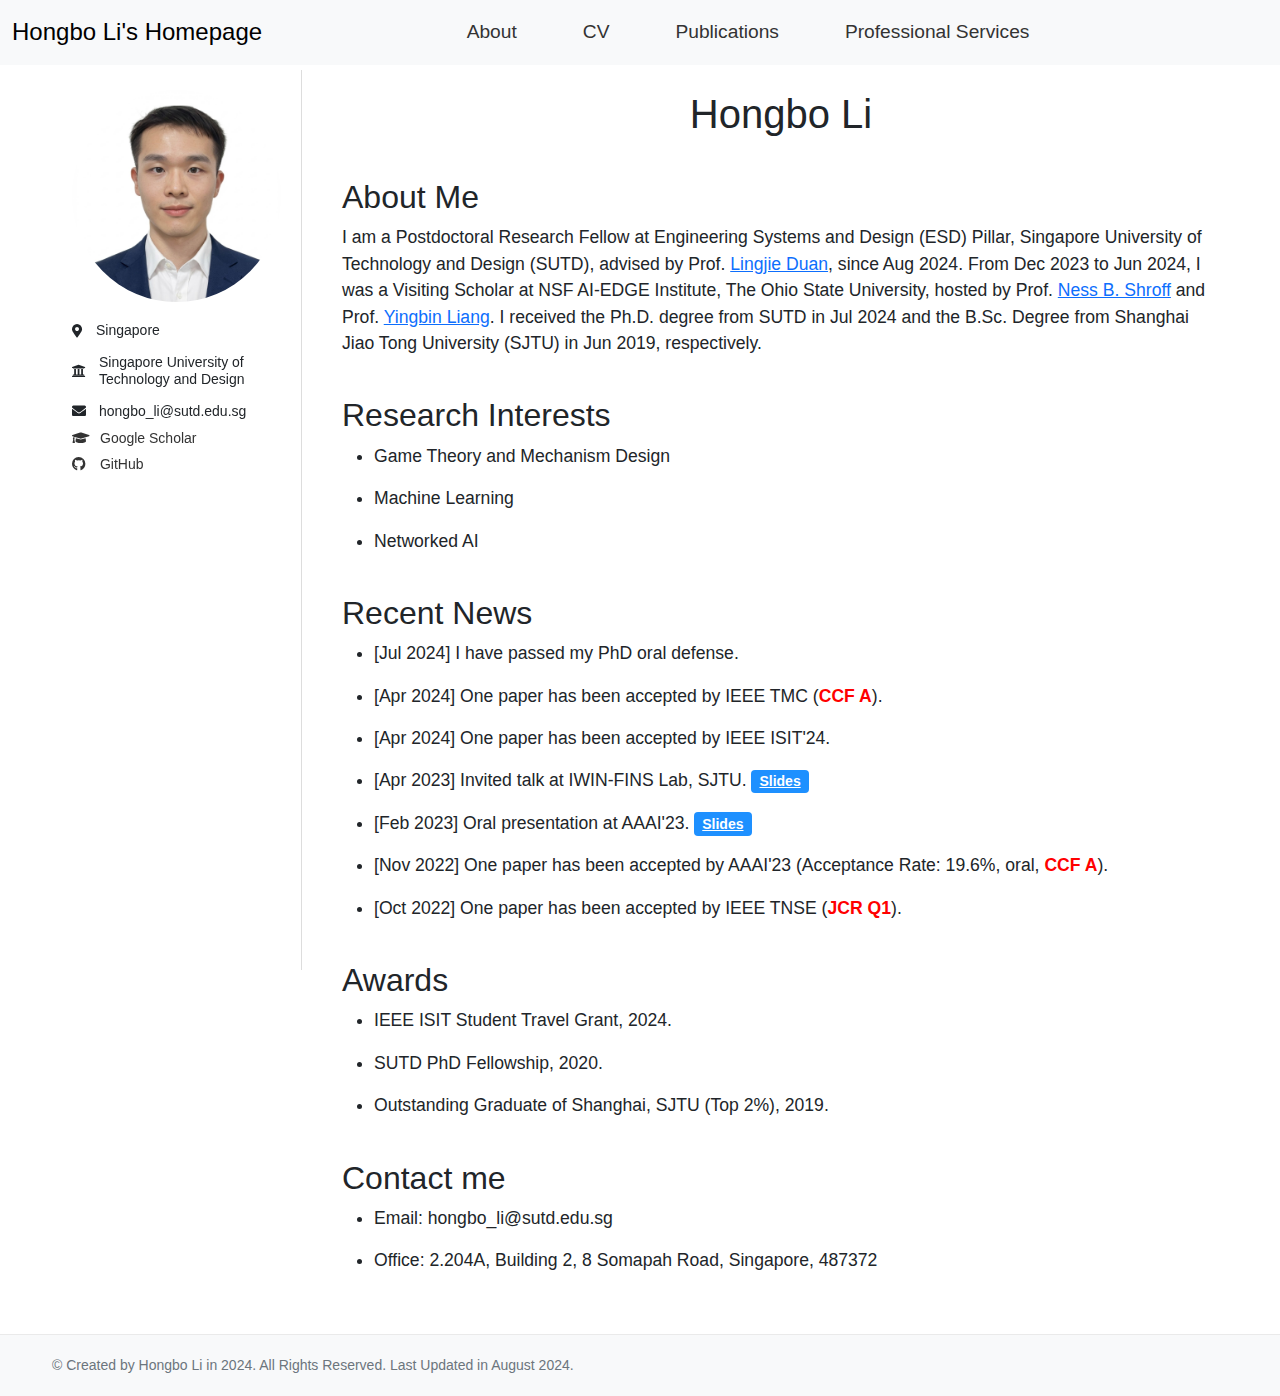
<file: index.html>
<!DOCTYPE html>
<html lang="en">
<head>
    <meta charset="UTF-8">
    <meta name="viewport" content="width=device-width, initial-scale=1.0">
    <title>Hongbo Li</title>
    <link rel="icon" href="https://lihongbo97.github.io/hongbo_resources/Li_logo.png">
    <link rel="shortcut icon" href="https://lihongbo97.github.io/hongbo_resources/Li_logo.png">
    <link rel="stylesheet" href="https://cdnjs.cloudflare.com/ajax/libs/font-awesome/5.15.4/css/all.min.css">
    <link rel="stylesheet" href="https://cdnjs.cloudflare.com/ajax/libs/bootstrap/5.1.3/css/bootstrap.min.css">
    <style>
        body { font-family: Arial, sans-serif; padding-top: 70px;}
        .navbar { margin-bottom: 20px; text-align: center; margin-left: 0; position: fixed;top: 0;width: 100%; z-index: 1000;}
        .navbar-brand { font-size: 1.5rem; }
        .navbar-nav .nav-item { margin-right: 50px; }
        .navbar-nav .nav-link { font-size: 1.2rem; }
	.nav-item .nav-link {
            position: relative;
            display: inline-block;
            padding: 10px 15px;
            color: #333;
            text-decoration: none;
            transition: color 0.3s ease;
        }

        .nav-item .nav-link:hover {
            color: #0056b3;
        }

        .nav-item .nav-link::after {
            content: '';
            position: absolute;
            width: 100%;
            transform: scaleX(0);
            height: 2px;
            bottom: 0;
            left: 0;
            background-color: #0056b3;
            transform-origin: bottom right;
            transition: transform 0.3s ease-out;
        }

        .nav-item .nav-link:hover::after {
            transform: scaleX(1);
            transform-origin: bottom left;
        }
        .container { display: flex; flex-wrap: wrap; max-width: 1200px; margin: 0 auto; padding-right: 0; }
        .sidebar { width: 250px; padding: 20px; border-right: 1px solid #ddd; font-size: 0.875rem; line-height: 1.2; position: fixed; height: 100%; overflow-y: auto; }
        .sidebar img { width: 100%; border-radius: 50%; margin-bottom: 15px; }
        .sidebar p { margin: 5px 0; }
        .sidebar .icon-text { display: flex; align-items: center; margin-bottom: 5px; }
        .sidebar .icon-text i { margin-right: 13px; }
        .content { flex: 1; padding: 20px; padding-left: 290px; font-size: 1.1rem;}
        .header { text-align: center; margin-bottom: 40px; }
        .section { margin-bottom: 40px; }
        .social-icons { display: flex; flex-direction: column; align-items: flex-start; }
        .social-icons a { margin-bottom: 10px; color: #333; text-decoration: none; font-size: 0.875rem; }
        .social-icons a:hover { color: #0056b3; }
        .social-icons i { margin-right: 10px; }
        .badge { font-size: 0.875rem; background-color: #1E90FF; color: #fff; padding: 0.3rem 0.5rem; border-radius: 0.25rem; }
	.footer {
            background-color: #f8f9fa; /* Light grey background */
            padding: 20px 0;
            text-align: center;
            position: relative;
            bottom: 0;
            width: 100%;
            border-top: 1px solid #eaeaea; /* Light border on top */
            font-size: 0.875rem; /* Adjust font size as needed */
            color: #6c757d; /* Light grey text color */
        }

        .footer .container {
            max-width: 1200px;
            margin: 0 auto;
        }

        .footer p {
            margin: 0;
        }
        /* Media query for mobile screens */
        @media (max-width: 768px) {
            body {
                padding-top: 56px; /* Adjust this value based on your navbar height */
            }
            .navbar {
                margin-left: 0;
            }
            .sidebar {
                width: 100%;
                position: relative;
                height: auto;
                border-right: none;
                border-bottom: 1px solid #ddd;
            }
            .content {
                padding-left: 0;
            }
        }
    </style>
</head>
<body>
    <nav class="navbar navbar-expand-lg navbar-light bg-light">
        <div class="container-fluid">
            <a class="navbar-brand d-none d-lg-block">Hongbo Li's Homepage</a>
            <button class="navbar-toggler" type="button" data-bs-toggle="collapse" data-bs-target="#navbarNav" aria-controls="navbarNav" aria-expanded="false" aria-label="Toggle navigation">
                <span class="navbar-toggler-icon"></span>
            </button>
            <div class="collapse navbar-collapse" id="navbarNav">
                <ul class="navbar-nav mx-auto">
                    <li class="nav-item"><a class="nav-link" href="index.html">About</a></li>
                    <li class="nav-item"><a class="nav-link" href="./hongbo_resources/HongboLi_CV.pdf">CV</a></li>
                    <li class="nav-item"><a class="nav-link" href="Publications.html">Publications</a></li>
                    <li class="nav-item"><a class="nav-link" href="Professional.html">Professional Services</a></li>
                </ul>
            </div>
        </div>
    </nav>
    <div class="container">
        <div class="sidebar" style="margin-top: 0;">
            <img src="./hongbo_resources/photo1.jpg" alt="Your Name">
            <div class="icon-text">
                <i class="fas fa-map-marker-alt"></i>
                <p> Singapore</p>
            </div>
            <div class="icon-text">
                <i class="fas fa-university"></i>
                <p> Singapore University of Technology and Design</p>
            </div>
	    <div class="icon-text">
                <i class="fas fa-envelope"></i>
                <p> hongbo_li@sutd.edu.sg</p>
            </div>
            <div class="social-icons">
                <a href="https://scholar.google.com/citations?user=tCrp2KsAAAAJ&hl=en" target="_blank"><i class="fas fa-graduation-cap"></i>Google Scholar</a>
            </div>
            <div class="social-icons">
                <a href="https://github.com/LiHongbo97" target="_blank"><i class="fab fa-github"></i> GitHub</a>
            </div>
        </div>
        <div class="content">
            <script>
                window.onload = function() {
                    window.scrollTo(0, 0);
                };
            </script>
            <div class="header">
                <h1>Hongbo Li</h1>
                <!-- <p>PhD Candidate</p> -->
            </div>
            <div id="about" class="section">
                <h2>About Me</h2>
                <p>I am a Postdoctoral Research Fellow at Engineering Systems and Design (ESD) Pillar, Singapore University of Technology and Design (SUTD), 
			advised by Prof. <a href="https://esd.sutd.edu.sg/faculty/lingjie-duan/" target="blank">Lingjie Duan</a>, since Aug 2024. 
			From Dec 2023 to Jun 2024, I was a Visiting Scholar at NSF AI-EDGE Institute, The Ohio State University, hosted by Prof. <a href="https://u.osu.edu/shroff-11/" target="blank">Ness B. Shroff</a> and 
			Prof. <a href="https://sites.google.com/view/yingbinliang/home" target="blank">Yingbin Liang</a>. 
			I received the Ph.D. degree from SUTD in Jul 2024 and the B.Sc. Degree from Shanghai Jiao Tong University (SJTU) in Jun 2019, respectively.</p>

            </div>
            <div id="research" class="section">
                <h2>Research Interests</h2>
                <ul>
								<li><p>Game Theory and Mechanism Design<br>
								</li>
								<li><p>Machine Learning<br>
								</li>
								<li><p>Networked AI<br>
								</li>
								<!-- <li><p>Multi-agent Learning<br>
								</li> -->
								</ul>
            </div>
            <div id="news" class="section">
                <h2>Recent News</h2>
                <ul>
								<li><p>[Jul 2024] I have passed my PhD oral defense.
								</p></li>
								<li><p>[Apr 2024] One paper has been accepted by IEEE TMC (<font color="red"><b>CCF A</b></font>).
								</p></li>
								<li><p>[Apr 2024] One paper has been accepted by IEEE ISIT'24.
								</p></li>
								<li><p>[Apr 2023] Invited talk at IWIN-FINS Lab, SJTU. <a class="badge badge-success" href="./hongbo_resources/SJTU_Talk.pdf">Slides</a>
								</p></li>
								<li><p>[Feb 2023] Oral presentation at AAAI'23. <a class="badge badge-success" href="./hongbo_resources/AAAI_3044_Slides.pdf">Slides</a>
								</p></li>
								<li><p>[Nov 2022] One paper has been accepted by AAAI'23 (Acceptance Rate: 19.6%, oral, <font color="red"><b>CCF A</b></font>).</p></li>
								<li><p>[Oct 2022] One paper has been accepted by IEEE TNSE (<font color="red"><b>JCR Q1</b></font>).</p></li>
								</ul>
            </div>
            <div id="awards" class="section">
                <h2>Awards</h2>
                <ul>
								<li><p>IEEE ISIT Student Travel Grant, 2024.</p></li>
								<li><p>SUTD PhD Fellowship, 2020.</p></li>
								<li><p>Outstanding Graduate of Shanghai, SJTU (Top 2%), 2019.</p></li>
<!-- 								<li><p>Student of the Year (Nomination Award), SJTU (Top 15/40000), 2017.</p></li> -->
								</ul>
            </div>
            <div id="contact" class="section">
                <h2>Contact me</h2>
                <ul>
								<li><p>Email: hongbo_li@sutd.edu.sg</p></li>
								<li><p>Office: 2.204A, Building 2, 8 Somapah Road, Singapore, 487372</p></li>
								</ul>
            </div>
        </div>
    </div>
    <script src="https://cdnjs.cloudflare.com/ajax/libs/bootstrap/5.1.3/js/bootstrap.bundle.min.js"></script>
</body>
<footer class="footer">
    <div class="container">
        <p>&copy; Created by Hongbo Li in 2024. All Rights Reserved. Last Updated in August 2024.</p>
    </div>
</footer>
</html>
</file>
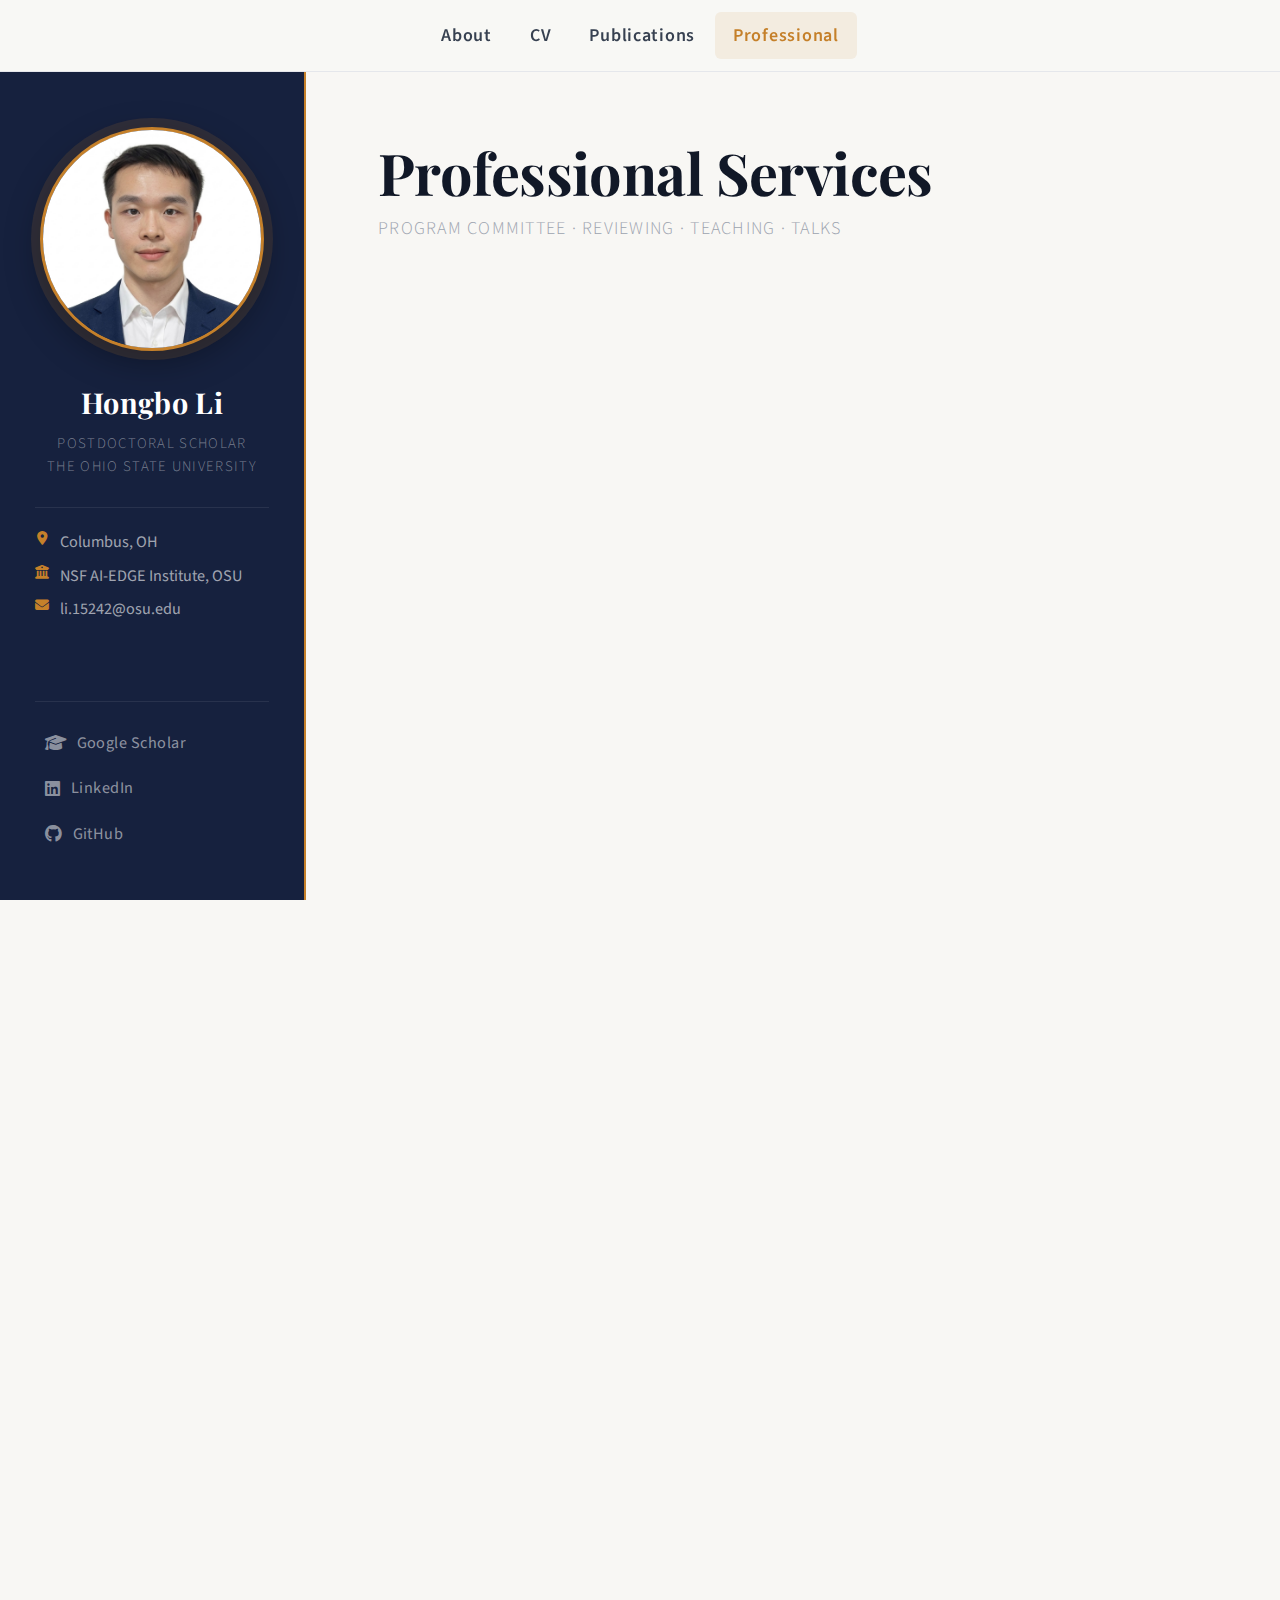
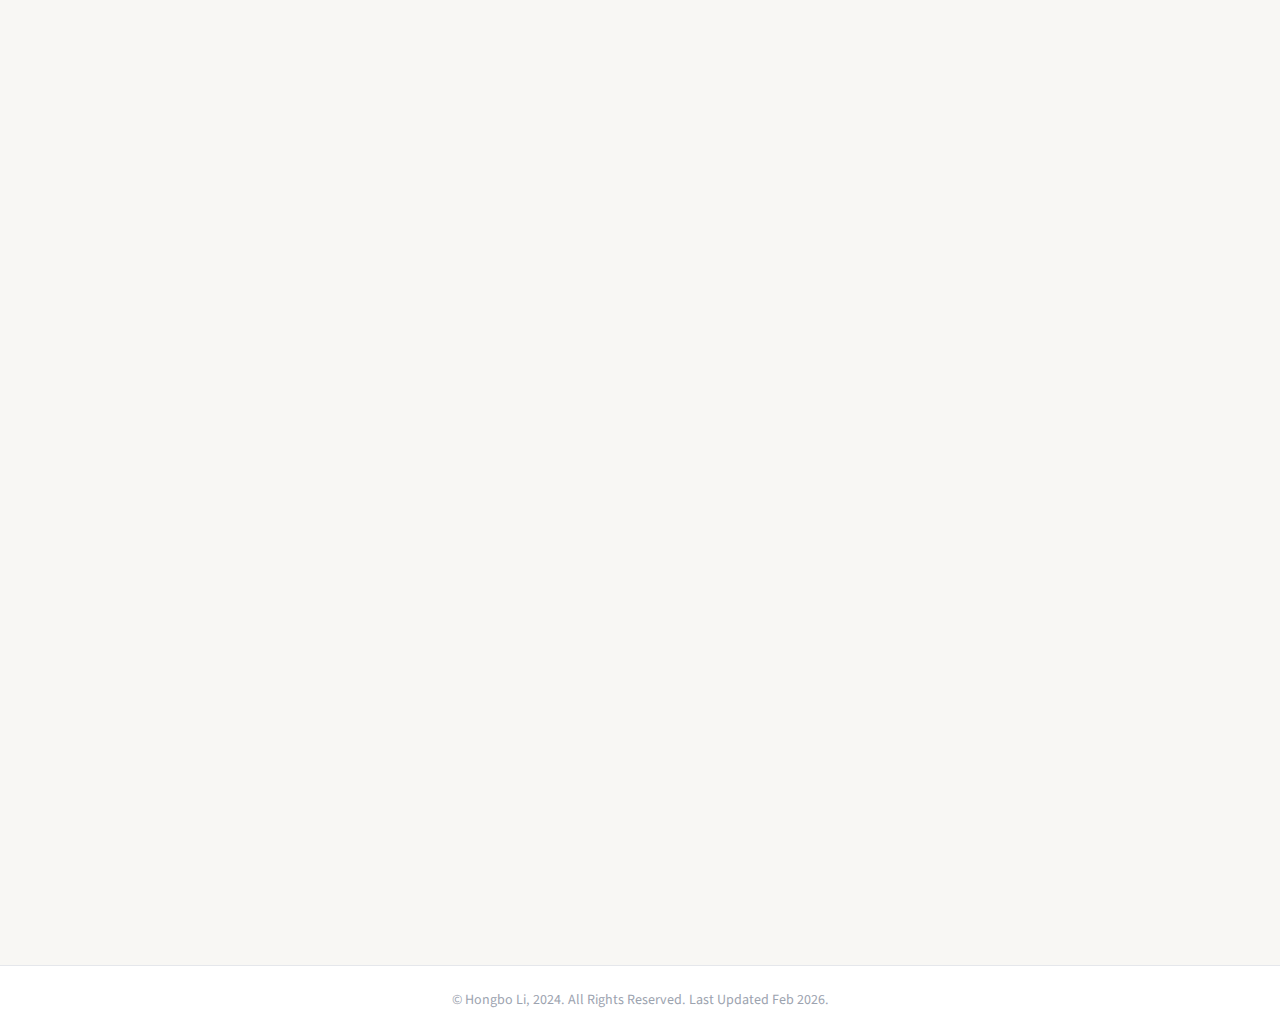
<file: Professional.html>
<!DOCTYPE html>
<html lang="en">
<head>
    <meta charset="UTF-8">
    <meta name="viewport" content="width=device-width, initial-scale=1.0">
    <title>Professional Services — Hongbo Li</title>
    <link rel="icon" href="https://lihongbo97.github.io/hongbo_resources/Li_logo.png">
    <link rel="shortcut icon" href="https://lihongbo97.github.io/hongbo_resources/Li_logo.png">
    <link rel="stylesheet" href="https://cdnjs.cloudflare.com/ajax/libs/font-awesome/6.4.0/css/all.min.css">
    <link rel="stylesheet" href="style.css?v=10">
</head>
<body>

<!-- ── TOP NAV ──────────────────────────────────────────── -->
<nav class="topnav">
    <a href="index.html">About</a>
    <a href="./hongbo_resources/HongboLi_CV.pdf" target="_blank">CV</a>
    <a href="Publications.html">Publications</a>
    <a href="Professional.html" class="active">Professional</a>
</nav>

<div class="page-wrapper">

<!-- ── SIDEBAR ──────────────────────────────────────────── -->
<aside class="sidebar">
    <img class="sidebar-photo" src="./hongbo_resources/photo1.jpg" alt="Hongbo Li">
    <h2 class="sidebar-name">Hongbo Li</h2>
    <p class="sidebar-role">Postdoctoral Scholar<br>The Ohio State University</p>
    <hr class="sidebar-hr">
    <ul class="sidebar-meta">
        <li><i class="fas fa-map-marker-alt"></i> Columbus, OH</li>
        <li><i class="fas fa-university"></i> NSF AI-EDGE Institute, OSU</li>
        <li><i class="fas fa-envelope"></i> li.15242@osu.edu</li>
    </ul>
    <ul class="sidebar-links">
        <li><a href="https://scholar.google.com/citations?user=tCrp2KsAAAAJ&hl=en" target="_blank">
            <i class="fas fa-graduation-cap"></i> Google Scholar
        </a></li>
        <li><a href="https://www.linkedin.com/in/hongbo-li/" target="_blank">
            <i class="fab fa-linkedin"></i> LinkedIn
        </a></li>
        <li><a href="https://github.com/LiHongbo97" target="_blank">
            <i class="fab fa-github"></i> GitHub
        </a></li>
    </ul>
</aside>

<!-- ── MAIN ─────────────────────────────────────────────── -->
<main class="main">
    <div class="content">

        <div class="page-title">
            <h1>Professional Services</h1>
            <p class="tagline">Program Committee · Reviewing · Teaching · Talks</p>
        </div>

        <!-- Program Committee -->
        <div class="section">
            <h2>Program Committee</h2>
            <ul class="reviewer-conf">
                <li><span class="conf-chip">AAAI 2026</span></li>
            </ul>
        </div>

        <!-- Technical Reviewer -->
        <div class="section">
            <h2>Technical Reviewer</h2>

            <p class="reviewer-subtitle">Journals</p>
            <ul class="reviewer-grid">
                <li>IEEE Transactions on Networking (TON)</li>
                <li>IEEE Transactions on Mobile Computing (TMC)</li>
                <li>IEEE Transactions on Communications (TCOM)</li>
                <li>IEEE Transactions on Signal Processing (TSP)</li>
                <li>IEEE Transactions on Services Computing (TSC)</li>
                <li>IEEE Trans. on Network Science &amp; Engineering (TNSE)</li>
                <li>IEEE Transactions on Vehicular Technology (TVT)</li>
                <li>IEEE Trans. on Parallel &amp; Distributed Systems (TPDS)</li>
                <li>Journal of Artificial Intelligence Research (JAIR)</li>
                <li>ACM Trans. on Recommender Systems (TROS)</li>
                <li>International Journal of Robust and Nonlinear Control</li>
            </ul>

            <p class="reviewer-subtitle">Conferences</p>
            <ul class="reviewer-conf">
                <li><span class="conf-chip">ICLR 2025</span></li>
                <li><span class="conf-chip">ICLR 2026</span></li>
                <li><span class="conf-chip">ICML 2026</span></li>
                <li><span class="conf-chip">NeurIPS 2025</span></li>
                <li><span class="conf-chip">AAAI 2026</span></li>
                <li><span class="conf-chip">IEEE INFOCOM 2025</span></li>
                <li><span class="conf-chip">IEEE INFOCOM 2026</span></li>
                <li><span class="conf-chip">ACM MobiHoc 2022</span></li>
                <li><span class="conf-chip">ACM MobiHoc 2024</span></li>
            </ul>
        </div>

        <!-- Courses -->
        <div class="section">
            <h2>Courses</h2>

            <div class="course-card">
                <strong>Probability and Random Variables</strong>
                <p class="course-role">Invited Lecturer</p>
                <p class="course-meta">Graduate Course · The Ohio State University, College of Engineering · Fall 2025</p>
            </div>

            <div class="course-card">
                <strong>Introduction to Machine Learning and Language Models</strong>
                <p class="course-role">Lecturer</p>
                <p class="course-meta">NSF REU Program · The Ohio State University · Summer 2025</p>
            </div>

            <div class="course-card">
                <strong>Game Theory</strong>
                <p class="course-role">Teaching Assistant</p>
                <p class="course-meta">Undergraduate Course · Singapore University of Technology and Design, Engineering Systems and Design Pillar · Summer 2022</p>
            </div>

            <div class="course-card">
                <strong>Data and Business Analytics</strong>
                <p class="course-role">Teaching Assistant</p>
                <p class="course-meta">Undergraduate Course · Singapore University of Technology and Design, Engineering Systems and Design Pillar · Spring 2022</p>
            </div>
        </div>

        <!-- Talks -->
        <div class="section">
            <h2>Talks</h2>
            <ul class="talks-list">

                <li class="talk-entry">
                    <span class="talk-date-tag">Dec '25</span>
                    <span>
                        "Mixture-of-Transformers Learn Faster: A Theoretical Study on Classification Problems" —
                        AI-EDGE Institute, The Ohio State University.
                        <a class="badge badge-slides" href="./hongbo_resources/Talk_1217SYSU.pdf" target="_blank">Slides</a>
                    </span>
                </li>

                <li class="talk-entry">
                    <span class="talk-date-tag">Dec '24</span>
                    <span>
                        "Theory of Mixture-of-Experts in Continual Learning" —
                        Sun Yat-Sen University.
                        <a class="badge badge-slides" href="./hongbo_resources/Talk_1217SYSU.pdf" target="_blank">Slides</a>
                    </span>
                </li>

                <li class="talk-entry">
                    <span class="talk-date-tag">Apr '23</span>
                    <span>
                        "When Mobile Crowdsourcing Meets Congestion Games: Selective Information Disclosure" —
                        IWIN-FINS Lab, Shanghai Jiao Tong University.
                        <a class="badge badge-slides" href="./hongbo_resources/SJTU_Talk.pdf" target="_blank">Slides</a>
                    </span>
                </li>

            </ul>
        </div>

    </div>
</main>

</div><!-- end .page-wrapper -->

<footer class="footer">
    <p>&copy; Hongbo Li, 2024. All Rights Reserved. Last Updated Feb 2026.</p>
</footer>

</body>
</html>
</file>
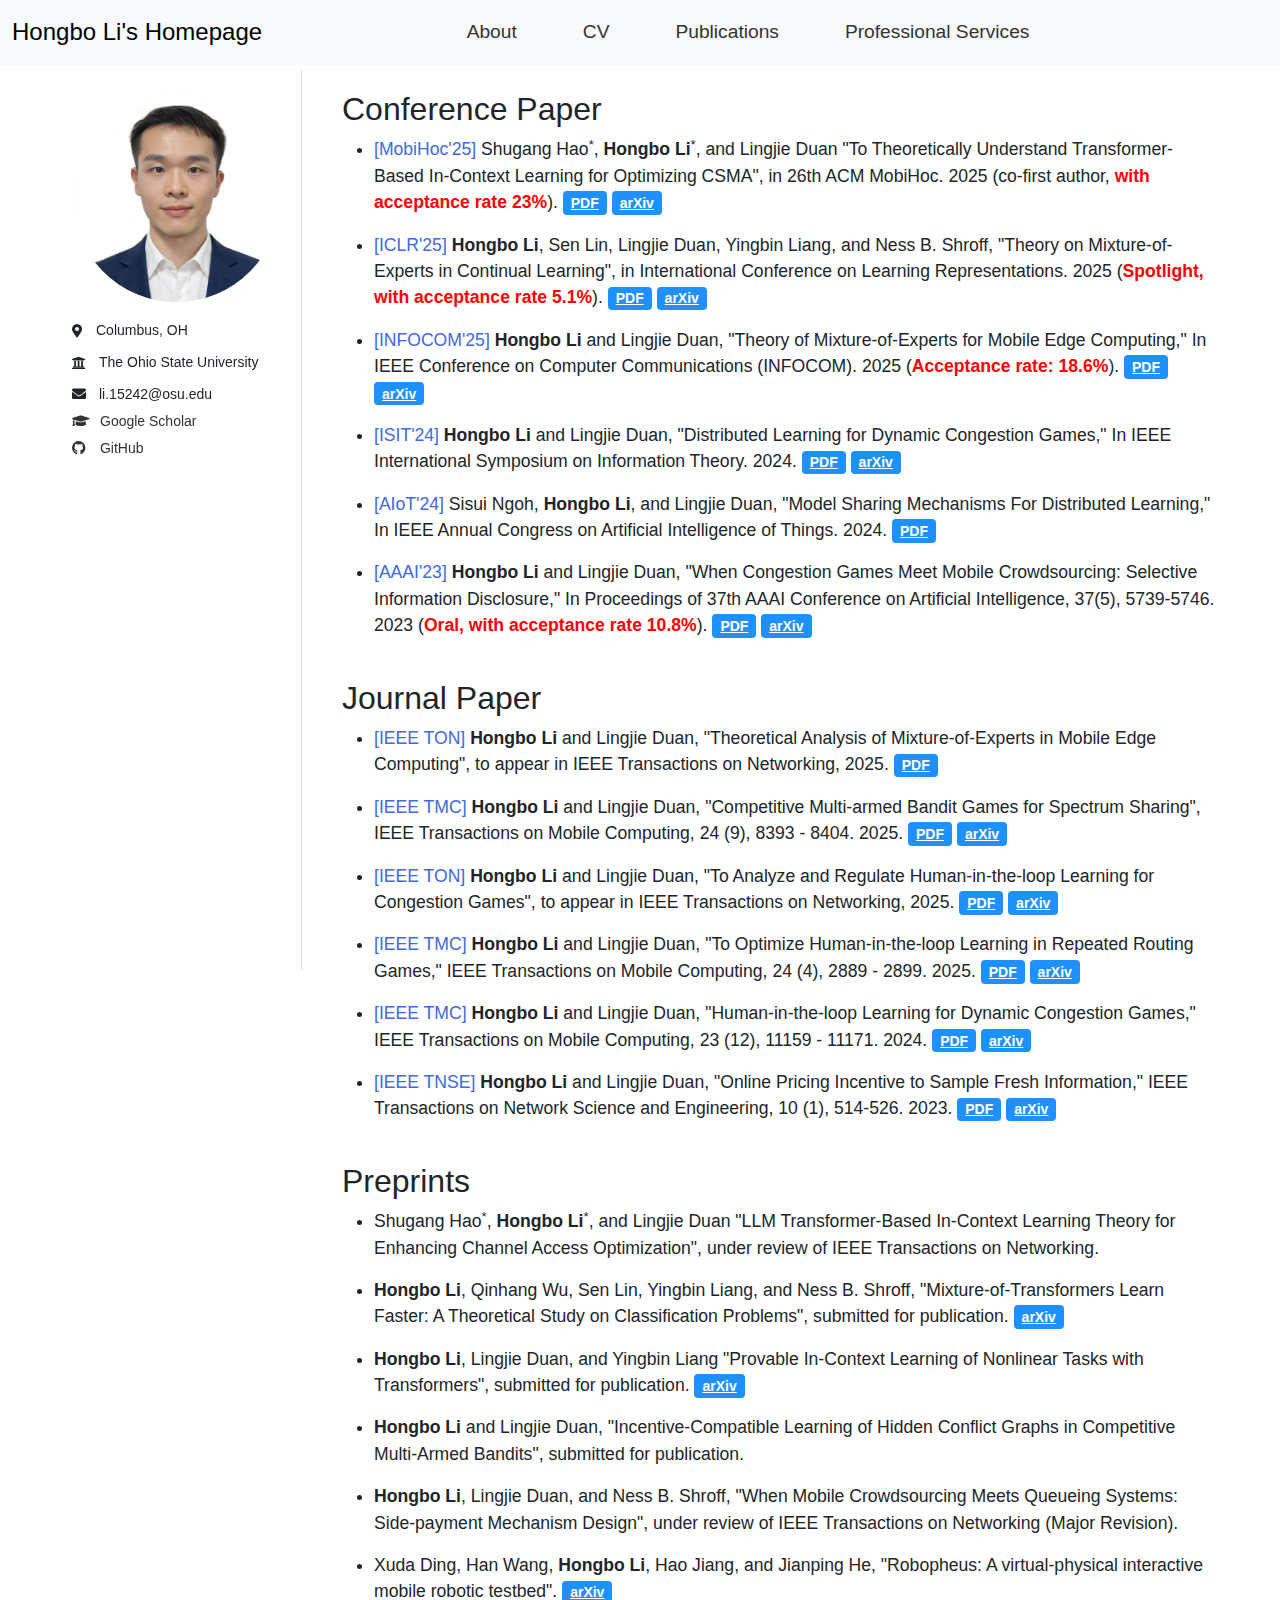
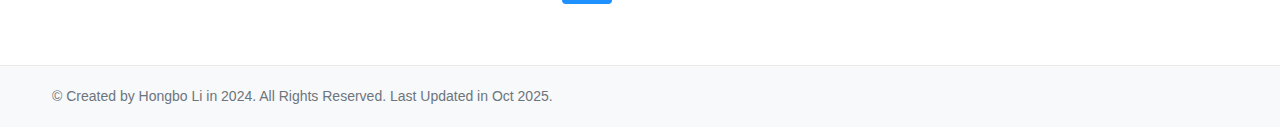
<file: Publications.html>
<!DOCTYPE html>
<html lang="en">
<head>
    <meta charset="UTF-8">
    <meta name="viewport" content="width=device-width, initial-scale=1.0">
    <title>Hongbo Li</title>
    <link rel="icon" href="https://lihongbo97.github.io/hongbo_resources/Li_logo.png">
    <link rel="shortcut icon" href="https://lihongbo97.github.io/hongbo_resources/Li_logo.png">
    <link rel="stylesheet" href="https://cdnjs.cloudflare.com/ajax/libs/font-awesome/5.15.4/css/all.min.css">
    <link rel="stylesheet" href="https://cdnjs.cloudflare.com/ajax/libs/bootstrap/5.1.3/css/bootstrap.min.css">
    <style>
        body { font-family: Arial, sans-serif; padding-top: 70px;}
        .navbar { margin-bottom: 20px; text-align: center; margin-left: 0; position: fixed;top: 0;width: 100%; z-index: 1000;}
        .navbar-brand { font-size: 1.5rem; }
        .navbar-nav .nav-item { margin-right: 50px; }
        .navbar-nav .nav-link { font-size: 1.2rem; }
        .nav-item .nav-link {
            position: relative;
            display: inline-block;
            padding: 10px 15px;
            color: #333;
            text-decoration: none;
            transition: color 0.3s ease;
        }

        .nav-item .nav-link:hover {
            color: #0056b3;
        }

        .nav-item .nav-link::after {
            content: '';
            position: absolute;
            width: 100%;
            transform: scaleX(0);
            height: 2px;
            bottom: 0;
            left: 0;
            background-color: #0056b3;
            transform-origin: bottom right;
            transition: transform 0.3s ease-out;
        }

        .nav-item .nav-link:hover::after {
            transform: scaleX(1);
            transform-origin: bottom left;
        }
        .container { display: flex; flex-wrap: wrap; max-width: 1200px; margin: 0 auto; padding-right: 0; }
        .sidebar { width: 250px; padding: 20px; border-right: 1px solid #ddd; font-size: 0.875rem; line-height: 1.2; position: fixed; height: 100%; overflow-y: auto; }
        .sidebar img { width: 100%; border-radius: 50%; margin-bottom: 15px; }
        .sidebar p { margin: 5px 0; }
        .sidebar .icon-text { display: flex; align-items: center; margin-bottom: 5px; }
        .sidebar .icon-text i { margin-right: 13px; }
        .content { flex: 1; padding: 20px; padding-left: 290px; font-size: 1.1rem;}
        .header { text-align: center; margin-bottom: 40px; }
        .section { margin-bottom: 40px; }
        .social-icons { display: flex; flex-direction: column; align-items: flex-start; }
        .social-icons a { margin-bottom: 10px; color: #333; text-decoration: none; font-size: 0.875rem; }
        .social-icons a:hover { color: #0056b3; }
        .social-icons i { margin-right: 10px; }
        .badge { font-size: 0.875rem; background-color: #1E90FF; color: #fff; padding: 0.3rem 0.5rem; border-radius: 0.25rem; }
        .footer {
            background-color: #f8f9fa; /* Light grey background */
            padding: 20px 0;
            text-align: center;
            position: relative;
            bottom: 0;
            width: 100%;
            border-top: 1px solid #eaeaea; /* Light border on top */
            font-size: 0.875rem; /* Adjust font size as needed */
            color: #6c757d; /* Light grey text color */
        }

        .footer .container {
            max-width: 1200px;
            margin: 0 auto;
        }

        .footer p {
            margin: 0;
        }
        /* Media query for mobile screens */
        @media (max-width: 768px) {
            body {
                padding-top: 56px; /* Adjust this value based on your navbar height */
            }
            .navbar {
                margin-left: 0;
            }
            .sidebar {
                width: 100%;
                position: relative;
                height: auto;
                border-right: none;
                border-bottom: 1px solid #ddd;
            }
            .content {
                padding-left: 0;
            }
        }
    </style>
</head>
<body>
    <nav class="navbar navbar-expand-lg navbar-light bg-light">
        <div class="container-fluid">
            <a class="navbar-brand d-none d-lg-block">Hongbo Li's Homepage</a>
            <button class="navbar-toggler" type="button" data-bs-toggle="collapse" data-bs-target="#navbarNav" aria-controls="navbarNav" aria-expanded="false" aria-label="Toggle navigation">
                <span class="navbar-toggler-icon"></span>
            </button>
            <div class="collapse navbar-collapse" id="navbarNav">
                <ul class="navbar-nav mx-auto">
                    <li class="nav-item"><a class="nav-link" href="index.html">About</a></li>
                    <li class="nav-item"><a class="nav-link" href="./hongbo_resources/HongboLi_CV.pdf">CV</a></li>
                    <li class="nav-item"><a class="nav-link" href="Publications.html">Publications</a></li>
                    <li class="nav-item"><a class="nav-link" href="Professional.html">Professional Services</a></li>
                </ul>
            </div>
        </div>
    </nav>
    <div class="container">
        <div class="sidebar" style="margin-top: 0;">
            <img src="./hongbo_resources/photo1.jpg" alt="Your Name">
            <div class="icon-text">
                <i class="fas fa-map-marker-alt"></i>
                <p> Columbus, OH</p>
            </div>
            <div class="icon-text">
                <i class="fas fa-university"></i>
                <p> The Ohio State University</p>
            </div>
            <div class="icon-text">
                <i class="fas fa-envelope"></i>
                <p> li.15242@osu.edu</p>
            </div>
            <div class="social-icons">
                <a href="https://scholar.google.com/citations?user=tCrp2KsAAAAJ&hl=en" target="_blank"><i class="fas fa-graduation-cap"></i>Google Scholar</a>
            </div>
            <div class="social-icons">
                <a href="https://github.com/LiHongbo97" target="_blank"><i class="fab fa-github"></i> GitHub</a>
            </div>
        </div>
        <div class="content">
            <script>
                window.onload = function() {
                    window.scrollTo(0, 0);
                };
            </script>
            <!-- <div class="header">
                <h1>Your Name</h1>
            </div> -->
            <div id="conference" class="section">
                <h2>Conference Paper</h2>
                <ul>
                    <li><p>
                        <font color="RoyalBlue">[MobiHoc'25]</font> Shugang Hao<sup>*</sup>, <b> Hongbo Li</b><sup>*</sup>, and Lingjie Duan "To Theoretically Understand Transformer-Based In-Context Learning for Optimizing CSMA", in 26th ACM MobiHoc. 2025 (co-first author, <b><font color="red">with acceptance rate 23%</font></b>).
                       <a class="badge badge-success" href="https://dl.acm.org/doi/abs/10.1145/3704413.3764423?casa_token=h-AoLYrCBXMAAAAA:P1rgvXClFWR8Z7M408jLFZULB6sTY3LRywoY42uQJBhy-7FM8vsBKIQeBndFPiBhXKqMtna1Q3k">PDF</a>
                        <a class="badge badge-info" href="https://arxiv.org/abs/2508.09146">arXiv</a> 
                    </p></li>
                    <li><p>
                        <font color="RoyalBlue">[ICLR'25]</font> <b> Hongbo Li</b>, Sen Lin, Lingjie Duan, Yingbin Liang, and Ness B. Shroff, "Theory on Mixture-of-Experts in Continual Learning", in International Conference on Learning Representations. 2025 (<b><font color="red">Spotlight, with acceptance rate 5.1%</font></b>).
                       <a class="badge badge-success" href="https://openreview.net/forum?id=7XgKAabsPp">PDF</a>
                        <a class="badge badge-info" href="https://arxiv.org/pdf/2406.16437">arXiv</a> 
                    </p></li>
                    <li><p>
                        <font color="RoyalBlue">[INFOCOM'25]</font> <b> Hongbo Li</b> and Lingjie Duan, "Theory of Mixture-of-Experts for Mobile Edge Computing," In IEEE Conference on Computer Communications (INFOCOM). 2025 (<b><font color="red">Acceptance rate: 18.6%</font></b>).
                        <a class="badge badge-info" href="https://ieeexplore.ieee.org/abstract/document/11044567?casa_token=5FkRSvlGAvsAAAAA:BAvOqo8vI4KmyqxFbBQmt9Bme-t5jN7dLVX2f8fqa4FRgB6vYgHS3dsPrcRTuKkIVytQHSY">PDF</a>
                        <a class="badge badge-success" href="https://arxiv.org/pdf/2412.15690">arXiv</a>
                    </p></li>
                    <li><p>
                        <font color="RoyalBlue">[ISIT'24]</font> <b> Hongbo Li</b> and Lingjie Duan, "Distributed Learning for Dynamic Congestion Games," In IEEE International Symposium on Information Theory. 2024.
                       <a class="badge badge-info" href="https://ieeexplore.ieee.org/document/10619271">PDF</a>
                        <a class="badge badge-success" href="https://arxiv.org/pdf/2405.03031">arXiv</a> 
                    </p></li>
                    <li><p>
                        <font color="RoyalBlue">[AIoT'24]</font> Sisui Ngoh, <b> Hongbo Li</b>, and Lingjie Duan, "Model Sharing Mechanisms For Distributed Learning," In IEEE Annual Congress on Artificial Intelligence of Things. 2024.
                       <a class="badge badge-info" href="https://ieeexplore.ieee.org/abstract/document/10677630">PDF</a>
<!--                         <a class="badge badge-success" href="https://arxiv.org/abs/2405.03031">arXiv</a>  -->
                    </p></li>
                    <li><p>
                        <font color="RoyalBlue">[AAAI'23]</font> <b> Hongbo Li</b> and Lingjie Duan, "When Congestion Games Meet Mobile Crowdsourcing: Selective Information
                    Disclosure," In Proceedings of 37th AAAI Conference on Artificial Intelligence, 37(5), 5739-5746. 2023 (<b><font color="red">Oral, with acceptance rate 10.8%</font></b>).
                        <a class="badge badge-info" href="https://doi.org/10.1609/aaai.v37i5.25712">PDF</a>
                        <a class="badge badge-success" href="https://arxiv.org/pdf/2211.14029.pdf">arXiv</a> 
                    </p></li>
                </ul>
            </div>

            <div id="journal" class="section">
                <h2>Journal Paper</h2>
                <ul>
                    <li><p>
                        <font color="RoyalBlue">[IEEE TON]</font> <b> Hongbo Li</b> and Lingjie Duan, "Theoretical Analysis of Mixture-of-Experts in Mobile Edge Computing", to appear in IEEE Transactions on Networking, 2025. 
                        <a class="badge badge-info" href="https://ieeexplore.ieee.org/document/11224727">PDF</a> 
                        <!-- <a class="badge badge-info" href="https://arxiv.org/pdf/2501.03055">arXiv</a>  -->
                        </p></li>
                    <li><p>
                        <font color="RoyalBlue">[IEEE TMC]</font> <b> Hongbo Li</b> and Lingjie Duan, "Competitive Multi-armed Bandit Games for Spectrum Sharing", IEEE Transactions on Mobile Computing, 24 (9), 8393 - 8404. 2025. 
                       <a class="badge badge-info" href="https://ieeexplore.ieee.org/document/10945677">PDF</a> 
                        <a class="badge badge-info" href="https://arxiv.org/pdf/2503.20975">arXiv</a> 
                        </p></li>
                    <li><p>
                        <font color="RoyalBlue">[IEEE TON]</font> <b> Hongbo Li</b> and Lingjie Duan, "To Analyze and Regulate Human-in-the-loop Learning for Congestion Games", to appear in IEEE Transactions on Networking, 2025. 
                        <a class="badge badge-info" href="https://ieeexplore.ieee.org/document/10849986">PDF</a> 
                        <a class="badge badge-info" href="https://arxiv.org/pdf/2501.03055">arXiv</a> 
                        </p></li>
                    <li><p>
                        <font color="RoyalBlue">[IEEE TMC]</font> <b> Hongbo Li</b> and Lingjie Duan,
                        "To Optimize Human-in-the-loop Learning in Repeated Routing Games," IEEE Transactions on Mobile Computing, 24 (4), 2889 - 2899. 2025. 
                        <a class="badge badge-info" href="https://ieeexplore.ieee.org/abstract/document/10758237">PDF</a> 
                       <a class="badge badge-success" href="https://arxiv.org/pdf/2411.09867">arXiv</a> 
                    </p></li>
                    <li><p>
                        <font color="RoyalBlue">[IEEE TMC]</font> <b> Hongbo Li</b> and Lingjie Duan,
                        "Human-in-the-loop Learning for Dynamic Congestion Games," IEEE Transactions on Mobile Computing, 23 (12), 11159 - 11171. 2024.
                        <a class="badge badge-info" href="https://ieeexplore.ieee.org/abstract/document/10505833">PDF</a> 
                       <a class="badge badge-success" href="https://arxiv.org/pdf/2404.15599">arXiv</a> 
                    </p></li>
                    <li><p>
                        <font color="RoyalBlue">[IEEE TNSE]</font> <b> Hongbo Li</b> and Lingjie Duan,
                        "Online Pricing Incentive to Sample Fresh Information," IEEE Transactions on Network Science and Engineering, 10 (1), 514-526. 2023. 
                        <a class="badge badge-info" href="https://ieeexplore.ieee.org/document/9928379">PDF</a> 
                        <a class="badge badge-success" href="https://arxiv.org/pdf/2209.08711.pdf">arXiv</a> 
                    </p></li>
                </ul>
            </div>

            <div id="preprints" class="section">
                <h2>Preprints</h2>
                <ul>
                    <li><p>
                        Shugang Hao<sup>*</sup>, <b> Hongbo Li</b><sup>*</sup>, and Lingjie Duan "LLM Transformer-Based In-Context Learning Theory for Enhancing Channel Access Optimization", under review of IEEE Transactions on Networking.
                       <!-- <a class="badge badge-info" href="https://arxiv.org/abs/2508.09146">arXiv</a>  -->
                    </p></li>
                    <li><p>
                        <b> Hongbo Li</b>, Qinhang Wu, Sen Lin, Yingbin Liang, and Ness B. Shroff, "Mixture-of-Transformers Learn Faster: A Theoretical Study on Classification Problems", submitted for publication.
                       <a class="badge badge-info" href="https://arxiv.org/abs/2510.27004.pdf">arXiv</a> 
                        </p></li>
                    <li><p>
                        <b> Hongbo Li</b>, Lingjie Duan, and Yingbin Liang "Provable In-Context Learning of Nonlinear Tasks with Transformers", submitted for publication.
                       <a class="badge badge-info" href="https://arxiv.org/abs/2507.20443">arXiv</a> 
                        </p></li>
                    <li><p>
                        <b> Hongbo Li</b> and Lingjie Duan, "Incentive-Compatible Learning of Hidden Conflict Graphs in Competitive Multi-Armed Bandits", submitted for publication.
                    <!--    <a class="badge badge-info" href="https://arxiv.org/abs/2103.04391.pdf">PDF</a>  -->
                        </p></li>
                    <li><p>
                        <b> Hongbo Li</b>, Lingjie Duan, and Ness B. Shroff, "When Mobile Crowdsourcing Meets Queueing Systems: Side-payment Mechanism Design", under review of IEEE Transactions on Networking (Major Revision).
                    <!--    <a class="badge badge-info" href="https://arxiv.org/abs/2103.04391.pdf">PDF</a>  -->
                        </p></li>
                    <li><p>
                        Xuda Ding, Han Wang, <b> Hongbo Li</b>, Hao Jiang, and Jianping He, "Robopheus: A virtual-physical interactive mobile robotic testbed".
                        <a class="badge badge-info" href="https://arxiv.org/abs/2103.04391.pdf">arXiv</a> 
                        </p></li>
                </ul>
            </div>

        </div>
    </div>
    <script src="https://cdnjs.cloudflare.com/ajax/libs/bootstrap/5.1.3/js/bootstrap.bundle.min.js"></script>
</body>

<footer class="footer">
    <div class="container">
        <p>&copy; Created by Hongbo Li in 2024. All Rights Reserved. Last Updated in Oct 2025.</p>
    </div>
</footer>
    
</html>
</file>
<file: style.css>
/* ═══════════════════════════════════════════════════════
   HONGBO LI — ACADEMIC HOMEPAGE
   Theme: Midnight Academic
   Fonts: Playfair Display (headings) + Source Sans 3 (body)
   ═══════════════════════════════════════════════════════ */

@import url('https://fonts.googleapis.com/css2?family=Playfair+Display:ital,wght@0,500;0,600;0,700;1,400&family=Source+Sans+3:ital,wght@0,300;0,400;0,600;1,400&display=swap');

:root {
    --navy:        #16213E;
    --navy-mid:    #1F2D52;
    --gold:        #C5802A;
    --gold-light:  rgba(197, 128, 42, 0.10);
    --cream:       #F8F7F4;
    --white:       #FFFFFF;
    --ink:         #111827;
    --text:        #374151;
    --muted:       #9CA3AF;
    --border:      #E5E7EB;
    --blue:        #1D4ED8;
    --blue-soft:   rgba(29, 78, 216, 0.08);
    --red:         #DC2626;
    --green:       #15803D;
    --amber:       #B45309;

    --sidebar-w:   306px;
    --nav-h:       72px;

    --font-h: 'Playfair Display', Georgia, 'Times New Roman', serif;
    --font-b: 'Source Sans 3', -apple-system, 'Helvetica Neue', sans-serif;
}

/* ── RESET ─────────────────────────────────────────────── */
*, *::before, *::after { box-sizing: border-box; margin: 0; padding: 0; }
html { scroll-behavior: smooth; font-size: 18px; }

body {
    font-family: var(--font-b);
    background: var(--cream);
    color: var(--text);
    line-height: 1.75;
    font-size: 20px;
    min-height: 100vh;
}

::-webkit-scrollbar { width: 6px; }
::-webkit-scrollbar-track { background: transparent; }
::-webkit-scrollbar-thumb { background: rgba(197,128,42,0.3); border-radius: 3px; }

/* ── SIDEBAR ────────────────────────────────────────────── */
.sidebar {
    width: var(--sidebar-w);
    min-width: var(--sidebar-w);
    background: var(--navy);
    position: sticky;
    top: var(--nav-h);
    height: calc(100vh - var(--nav-h));
    overflow-y: auto;
    display: flex;
    flex-direction: column;
    padding: 55px 35px 45px;
    border-right: 2px solid var(--gold);
    z-index: 10;
}

.sidebar-photo {
    width: 224px;
    height: 224px;
    border-radius: 50%;
    object-fit: cover;
    display: block;
    margin: 0 auto 26px;
    border: 3px solid var(--gold);
    box-shadow: 0 0 0 9px rgba(197,128,42,0.14), 0 10px 34px rgba(0,0,0,0.35);
    transition: box-shadow 0.3s;
}

.sidebar-photo:hover {
    box-shadow: 0 0 0 14px rgba(197,128,42,0.2), 0 12px 42px rgba(0,0,0,0.4);
}

.sidebar-name {
    font-family: var(--font-h);
    font-size: 1.6rem;
    font-weight: 700;
    color: #fff;
    text-align: center;
    letter-spacing: 0.01em;
    margin-bottom: 6px;
}

.sidebar-role {
    font-size: 0.82rem;
    color: rgba(255,255,255,0.42);
    text-align: center;
    letter-spacing: 0.09em;
    text-transform: uppercase;
    font-weight: 300;
    line-height: 1.55;
    margin-bottom: 28px;
}

.sidebar-hr {
    border: none;
    border-top: 1px solid rgba(255,255,255,0.08);
    margin-bottom: 22px;
}

.sidebar-meta {
    list-style: none;
    margin-bottom: 20px;
}

.sidebar-meta li {
    display: flex;
    align-items: flex-start;
    gap: 11px;
    margin-bottom: 10px;
    font-size: 0.9rem;
    color: rgba(255,255,255,0.6);
    line-height: 1.45;
}

.sidebar-meta li i {
    color: var(--gold);
    font-size: 0.77rem;
    min-width: 14px;
    text-align: center;
    margin-top: 2px;
    flex-shrink: 0;
}

.sidebar-links {
    list-style: none;
    display: flex;
    flex-direction: column;
    gap: 3px;
    margin-top: auto;
    padding-top: 20px;
    border-top: 1px solid rgba(255,255,255,0.08);
}

.sidebar-links a {
    display: flex;
    align-items: center;
    gap: 10px;
    font-size: 0.9rem;
    color: rgba(255,255,255,0.52);
    text-decoration: none;
    padding: 7px 10px;
    border-radius: 7px;
    letter-spacing: 0.03em;
    transition: all 0.2s;
}

.sidebar-links a i {
    font-size: 0.95rem;
    min-width: 16px;
    text-align: center;
}

.sidebar-links a:hover {
    background: rgba(197,128,42,0.13);
    color: var(--gold);
    transform: translateX(3px);
}

/* ── PAGE WRAPPER (centered container) ──────────────────── */
.page-wrapper {
    max-width: 1500px;
    margin: 0 auto;
    display: flex;
    align-items: flex-start;
    padding-top: var(--nav-h);
    min-height: 100vh;
}

/* ── TOP NAV ────────────────────────────────────────────── */
.topnav {
    position: fixed;
    top: 0; left: 0; right: 0;
    height: var(--nav-h);
    background: rgba(248, 247, 244, 0.93);
    backdrop-filter: blur(14px);
    -webkit-backdrop-filter: blur(14px);
    border-bottom: 1px solid var(--border);
    display: flex;
    align-items: center;
    justify-content: center;
    padding: 0 60px;
    gap: 2px;
    z-index: 190;
}

.topnav a {
    font-family: var(--font-b);
    font-size: 1rem;
    font-weight: 600;
    color: var(--text);
    text-decoration: none;
    padding: 8px 18px;
    border-radius: 6px;
    letter-spacing: 0.04em;
    transition: all 0.2s;
}

.topnav a:hover,
.topnav a.active {
    color: var(--gold);
    background: var(--gold-light);
}

/* ── MAIN ───────────────────────────────────────────────── */
.main {
    flex: 1;
    min-height: calc(100vh - var(--nav-h));
}

.content {
    max-width: 1080px;
    padding: 68px 72px 115px;
    margin: 0 auto;
}

/* ── PAGE TITLE ─────────────────────────────────────────── */
.page-title {
    margin-bottom: 50px;
}

.page-title h1 {
    font-family: var(--font-h);
    font-size: 3.2rem;
    font-weight: 700;
    color: var(--ink);
    line-height: 1.13;
    letter-spacing: -0.01em;
}

.page-title .tagline {
    margin-top: 8px;
    font-size: 1rem;
    color: var(--muted);
    letter-spacing: 0.07em;
    text-transform: uppercase;
    font-weight: 300;
}

/* ── SECTIONS ───────────────────────────────────────────── */
.section {
    margin-bottom: 62px;
    opacity: 0;
    animation: rise 0.55s ease forwards;
}

.section:nth-child(1) { animation-delay: 0.06s; }
.section:nth-child(2) { animation-delay: 0.13s; }
.section:nth-child(3) { animation-delay: 0.20s; }
.section:nth-child(4) { animation-delay: 0.27s; }
.section:nth-child(5) { animation-delay: 0.34s; }
.section:nth-child(6) { animation-delay: 0.41s; }

@keyframes rise {
    from { opacity: 0; transform: translateY(16px); }
    to   { opacity: 1; transform: translateY(0); }
}

.section h2 {
    font-family: var(--font-h);
    font-size: 1.75rem;
    font-weight: 600;
    color: var(--ink);
    margin-bottom: 25px;
    padding-bottom: 15px;
    border-bottom: 1px solid var(--border);
    position: relative;
}

.section h2::after {
    content: '';
    position: absolute;
    bottom: -1px; left: 0;
    width: 38px; height: 2px;
    background: var(--gold);
}

/* ── ABOUT ──────────────────────────────────────────────── */
.about-p {
    font-size: 1.1rem;
    line-height: 1.88;
    color: var(--text);
}

.about-p a {
    color: var(--blue);
    text-decoration: none;
    border-bottom: 1px solid rgba(29,78,216,0.25);
    transition: border-color 0.2s;
}

.about-p a:hover { border-color: var(--blue); }

/* ── RESEARCH TAGS ──────────────────────────────────────── */
.research-tags {
    display: flex;
    flex-wrap: wrap;
    gap: 10px;
}

.rtag {
    display: inline-flex;
    align-items: center;
    gap: 9px;
    background: var(--white);
    border: 1px solid var(--border);
    padding: 11px 25px;
    border-radius: 100px;
    font-size: 1rem;
    color: var(--ink);
    transition: all 0.2s;
    cursor: default;
}

.rtag .dot {
    width: 6px; height: 6px;
    border-radius: 50%;
    background: var(--gold);
    flex-shrink: 0;
}

.rtag:hover {
    border-color: var(--gold);
    background: var(--gold-light);
}

/* ── NEWS ───────────────────────────────────────────────── */
.news-list {
    list-style: none;
    display: flex;
    flex-direction: column;
    gap: 13px;
}

.news-item {
    display: flex;
    gap: 12px;
    align-items: flex-start;
}

.news-tag {
    font-size: 0.8rem;
    font-weight: 700;
    color: var(--blue);
    letter-spacing: 0.05em;
    text-transform: uppercase;
    background: var(--blue-soft);
    padding: 2px 7px;
    border-radius: 4px;
    white-space: nowrap;
    margin-top: 2px;
    flex-shrink: 0;
}

.news-body {
    font-size: 1.05rem;
    line-height: 1.65;
    flex: 1;
}

.hl-red { color: var(--red); font-weight: 700; }

/* ── AWARDS ─────────────────────────────────────────────── */
.awards-list {
    list-style: none;
    display: flex;
    flex-direction: column;
    gap: 10px;
}

.awards-list li {
    display: flex;
    align-items: flex-start;
    gap: 12px;
    padding: 16px 22px;
    background: var(--white);
    border-radius: 6px;
    border-left: 3px solid var(--gold);
    font-size: 1.05rem;
    line-height: 1.5;
}

.awards-list li::before {
    content: '★';
    color: var(--gold);
    font-size: 0.72rem;
    margin-top: 3px;
    flex-shrink: 0;
}

/* ── CONTACT ────────────────────────────────────────────── */
.contact-list {
    list-style: none;
    display: flex;
    flex-direction: column;
    gap: 12px;
}

.contact-list li {
    display: flex;
    align-items: center;
    gap: 12px;
    font-size: 1.05rem;
}

.contact-list li i {
    color: var(--gold);
    min-width: 18px;
    text-align: center;
}

/* ── PUBLICATIONS ───────────────────────────────────────── */
.pub-list {
    list-style: none;
    display: flex;
    flex-direction: column;
    gap: 16px;
}

.pub-card {
    background: var(--white);
    border-radius: 8px;
    border: 1px solid var(--border);
    border-left: 3px solid transparent;
    padding: 25px 30px;
    transition: all 0.22s ease;
}

.pub-card:hover {
    border-left-color: var(--gold);
    box-shadow: 0 4px 22px rgba(0,0,0,0.07);
    transform: translateX(3px);
}

.pub-venue-tag {
    display: inline-block;
    font-size: 0.82rem;
    font-weight: 700;
    letter-spacing: 0.09em;
    text-transform: uppercase;
    color: var(--blue);
    background: var(--blue-soft);
    padding: 2px 9px;
    border-radius: 4px;
    margin-bottom: 9px;
}

.pub-title-text {
    font-family: var(--font-h);
    font-size: 1.08rem;
    font-weight: 600;
    color: var(--ink);
    line-height: 1.48;
    margin-bottom: 6px;
}

.pub-authors-text {
    font-size: 0.95rem;
    color: var(--muted);
    line-height: 1.55;
    margin-bottom: 8px;
}

.pub-authors-text b,
.pub-authors-text strong {
    color: var(--ink);
    font-weight: 600;
}

.pub-highlight {
    font-size: 0.92rem;
    color: var(--red);
    font-weight: 700;
    margin-bottom: 10px;
}

.pub-badges {
    display: flex;
    flex-wrap: wrap;
    gap: 6px;
}

/* ── BADGES ─────────────────────────────────────────────── */
.badge {
    display: inline-flex;
    align-items: center;
    gap: 4px;
    font-size: 0.82rem;
    font-weight: 700;
    letter-spacing: 0.05em;
    padding: 4px 13px;
    border-radius: 4px;
    text-decoration: none;
    text-transform: uppercase;
    transition: opacity 0.15s, transform 0.15s;
}

.badge:hover { opacity: 0.82; transform: translateY(-1px); }
.badge-pdf    { background: var(--blue);  color: #fff; }
.badge-arxiv  { background: var(--amber); color: #fff; }
.badge-slides { background: var(--green); color: #fff; }

/* ── PROFESSIONAL ───────────────────────────────────────── */
.reviewer-subtitle {
    font-family: var(--font-b);
    font-size: 0.78rem;
    font-weight: 700;
    letter-spacing: 0.1em;
    text-transform: uppercase;
    color: var(--muted);
    margin: 22px 0 10px;
}

.reviewer-subtitle:first-of-type { margin-top: 0; }

.course-role {
    font-size: 0.92rem;
    font-weight: 700;
    color: var(--ink);
    margin-top: 5px;
}

.reviewer-grid {
    display: grid;
    grid-template-columns: 1fr 1fr;
    gap: 0;
    list-style: none;
    border: 1px solid var(--border);
    border-radius: 8px;
    overflow: hidden;
    background: var(--white);
}

.reviewer-grid li {
    font-size: 1rem;
    padding: 13px 20px;
    border-bottom: 1px solid var(--border);
    color: var(--text);
    border-right: 1px solid var(--border);
    line-height: 1.4;
}

.reviewer-grid li:nth-child(even) { border-right: none; }
.reviewer-grid li:nth-last-child(-n+2) { border-bottom: none; }

.reviewer-conf {
    list-style: none;
    display: flex;
    flex-wrap: wrap;
    gap: 8px;
    margin-top: 14px;
}

.conf-chip {
    font-size: 0.88rem;
    font-weight: 600;
    letter-spacing: 0.04em;
    padding: 5px 15px;
    background: var(--blue-soft);
    color: var(--blue);
    border-radius: 100px;
    border: 1px solid rgba(29,78,216,0.15);
}

.course-card {
    background: var(--white);
    border: 1px solid var(--border);
    border-radius: 8px;
    padding: 20px 28px;
    margin-bottom: 15px;
    font-size: 1.05rem;
    line-height: 1.68;
}

.course-card strong { color: var(--ink); }

.course-meta {
    font-size: 0.9rem;
    color: var(--muted);
    margin-top: 3px;
}

.talks-list {
    list-style: none;
}

.talk-entry {
    display: flex;
    gap: 25px;
    padding: 19px 0;
    border-bottom: 1px solid var(--border);
    font-size: 1.05rem;
    line-height: 1.65;
    align-items: flex-start;
}

.talk-entry:last-child { border-bottom: none; }

.talk-date-tag {
    font-size: 0.82rem;
    font-weight: 700;
    color: var(--blue);
    letter-spacing: 0.06em;
    text-transform: uppercase;
    white-space: nowrap;
    min-width: 74px;
    margin-top: 3px;
    background: var(--blue-soft);
    padding: 2px 7px;
    border-radius: 4px;
    flex-shrink: 0;
}

/* ── FOOTER ─────────────────────────────────────────────── */
.footer {
    background: var(--white);
    border-top: 1px solid var(--border);
    padding: 22px 72px;
    font-size: 0.78rem;
    color: var(--muted);
    text-align: center;
}

/* ── RESPONSIVE ─────────────────────────────────────────── */
@media (max-width: 1100px) {
    .content { padding: 48px 40px 88px; }
}

/* ── TABLET (≤ 900px) ───────────────────────────────────── */
@media (max-width: 900px) {
    :root { --sidebar-w: 240px; }
    html  { font-size: 15px; }
    .content { padding: 36px 28px 72px; }
    .sidebar { padding: 36px 20px 28px; }
    .sidebar-photo { width: 140px !important; height: 140px !important; }
}

/* ── MOBILE (≤ 768px) ───────────────────────────────────── */
@media (max-width: 768px) {
    html { font-size: 15px; }

    /* ── Nav: fixed bar, horizontally scrollable ── */
    .topnav {
        position: fixed;
        top: 0; left: 0; right: 0;
        height: 52px;
        justify-content: flex-start;
        padding: 0 12px;
        gap: 0;
        overflow-x: auto;
        -webkit-overflow-scrolling: touch;
        scrollbar-width: none;
        border-bottom: 1px solid var(--border);
    }
    .topnav::-webkit-scrollbar { display: none; }

    .topnav a {
        font-size: 0.85rem;
        padding: 6px 14px;
        white-space: nowrap;
        flex-shrink: 0;
        border-radius: 4px;
    }

    /* ── Layout: stack vertically ── */
    .page-wrapper {
        flex-direction: column;
        padding-top: 52px;      /* height of fixed mobile nav */
        min-height: 100vh;
    }

    /* ── Sidebar: compact grid header ── */
    .sidebar {
        position: relative;
        width: 100%;
        min-width: unset;
        height: auto;
        border-right: none;
        border-bottom: 2px solid var(--gold);
        top: 0;

        /* Grid layout: photo | name+role, then meta+links full-width */
        display: grid;
        grid-template-columns: 88px 1fr;
        grid-template-rows: auto auto auto auto;
        column-gap: 18px;
        row-gap: 0;
        padding: 20px 20px 16px;
    }

    .sidebar-photo {
        grid-column: 1;
        grid-row: 1 / 3;
        width: 88px !important;
        height: 88px !important;
        margin: 0;
        align-self: center;
        box-shadow: 0 0 0 5px rgba(197,128,42,0.15), 0 4px 16px rgba(0,0,0,0.3);
    }

    .sidebar-name {
        grid-column: 2;
        grid-row: 1;
        text-align: left;
        font-size: 1.25rem;
        align-self: end;
        margin-bottom: 3px;
    }

    .sidebar-role {
        grid-column: 2;
        grid-row: 2;
        text-align: left;
        font-size: 0.7rem;
        margin-bottom: 0;
        align-self: start;
    }

    .sidebar-hr {
        grid-column: 1 / 3;
        margin: 14px 0 10px;
    }

    .sidebar-meta {
        grid-column: 1 / 3;
        display: grid;
        grid-template-columns: 1fr 1fr;
        gap: 6px 16px;
        margin-bottom: 10px;
    }

    .sidebar-meta li {
        font-size: 0.75rem;
        margin-bottom: 0;
    }

    .sidebar-links {
        grid-column: 1 / 3;
        flex-direction: row;
        flex-wrap: wrap;
        gap: 6px;
        margin-top: 0;
        padding-top: 10px;
        border-top: 1px solid rgba(255,255,255,0.1);
    }

    .sidebar-links a {
        font-size: 0.75rem;
        padding: 5px 10px;
        background: rgba(255,255,255,0.06);
    }

    /* ── Content ── */
    .content {
        padding: 28px 18px 60px;
        max-width: 100%;
    }

    .page-title { margin-bottom: 36px; }
    .page-title h1 { font-size: 1.9rem; }
    .page-title .tagline { font-size: 0.75rem; }

    .section { margin-bottom: 40px; }
    .section h2 { font-size: 1.3rem; }

    /* ── Research tags: smaller pills ── */
    .rtag { padding: 7px 14px; font-size: 0.875rem; }

    /* ── News: stack date + body ── */
    .news-item { flex-wrap: wrap; gap: 5px; }
    .news-body { font-size: 0.9rem; }

    /* ── Publication cards ── */
    .pub-card { padding: 16px 18px; }
    .pub-title-text { font-size: 0.95rem; }
    .pub-authors-text { font-size: 0.82rem; }

    /* ── Reviewer grid: single column ── */
    .reviewer-grid { grid-template-columns: 1fr; }
    .reviewer-grid li { border-right: none; }
    .reviewer-grid li:nth-last-child(-n+2) { border-bottom: 1px solid var(--border); }
    .reviewer-grid li:last-child { border-bottom: none; }

    /* ── Talks: stack date tag ── */
    .talk-entry { flex-direction: column; gap: 6px; padding: 14px 0; }

    /* ── Footer ── */
    .footer { padding: 16px 18px; font-size: 0.72rem; }
}

/* ── PHONE (≤ 480px) ────────────────────────────────────── */
@media (max-width: 480px) {
    html { font-size: 14px; }

    .topnav a { font-size: 0.8rem; padding: 6px 11px; }

    .sidebar {
        grid-template-columns: 76px 1fr;
        column-gap: 14px;
        padding: 16px 16px 14px;
    }

    .sidebar-photo {
        width: 76px !important;
        height: 76px !important;
    }

    .sidebar-name { font-size: 1.1rem; }

    .sidebar-meta {
        grid-template-columns: 1fr;   /* single column on small phones */
    }

    .content { padding: 22px 14px 52px; }

    .page-title h1 { font-size: 1.65rem; }

    .section h2 { font-size: 1.2rem; }

    .news-item { flex-direction: column; gap: 4px; }
    .news-tag { align-self: flex-start; }

    .research-tags { gap: 7px; }
    .rtag { padding: 6px 12px; font-size: 0.8rem; }

    .pub-card { padding: 13px 14px; }

    .conf-chip { font-size: 0.78rem; padding: 4px 10px; }
    .course-card { padding: 14px 16px; }
    .awards-list li { padding: 11px 14px; }
}
</file>
